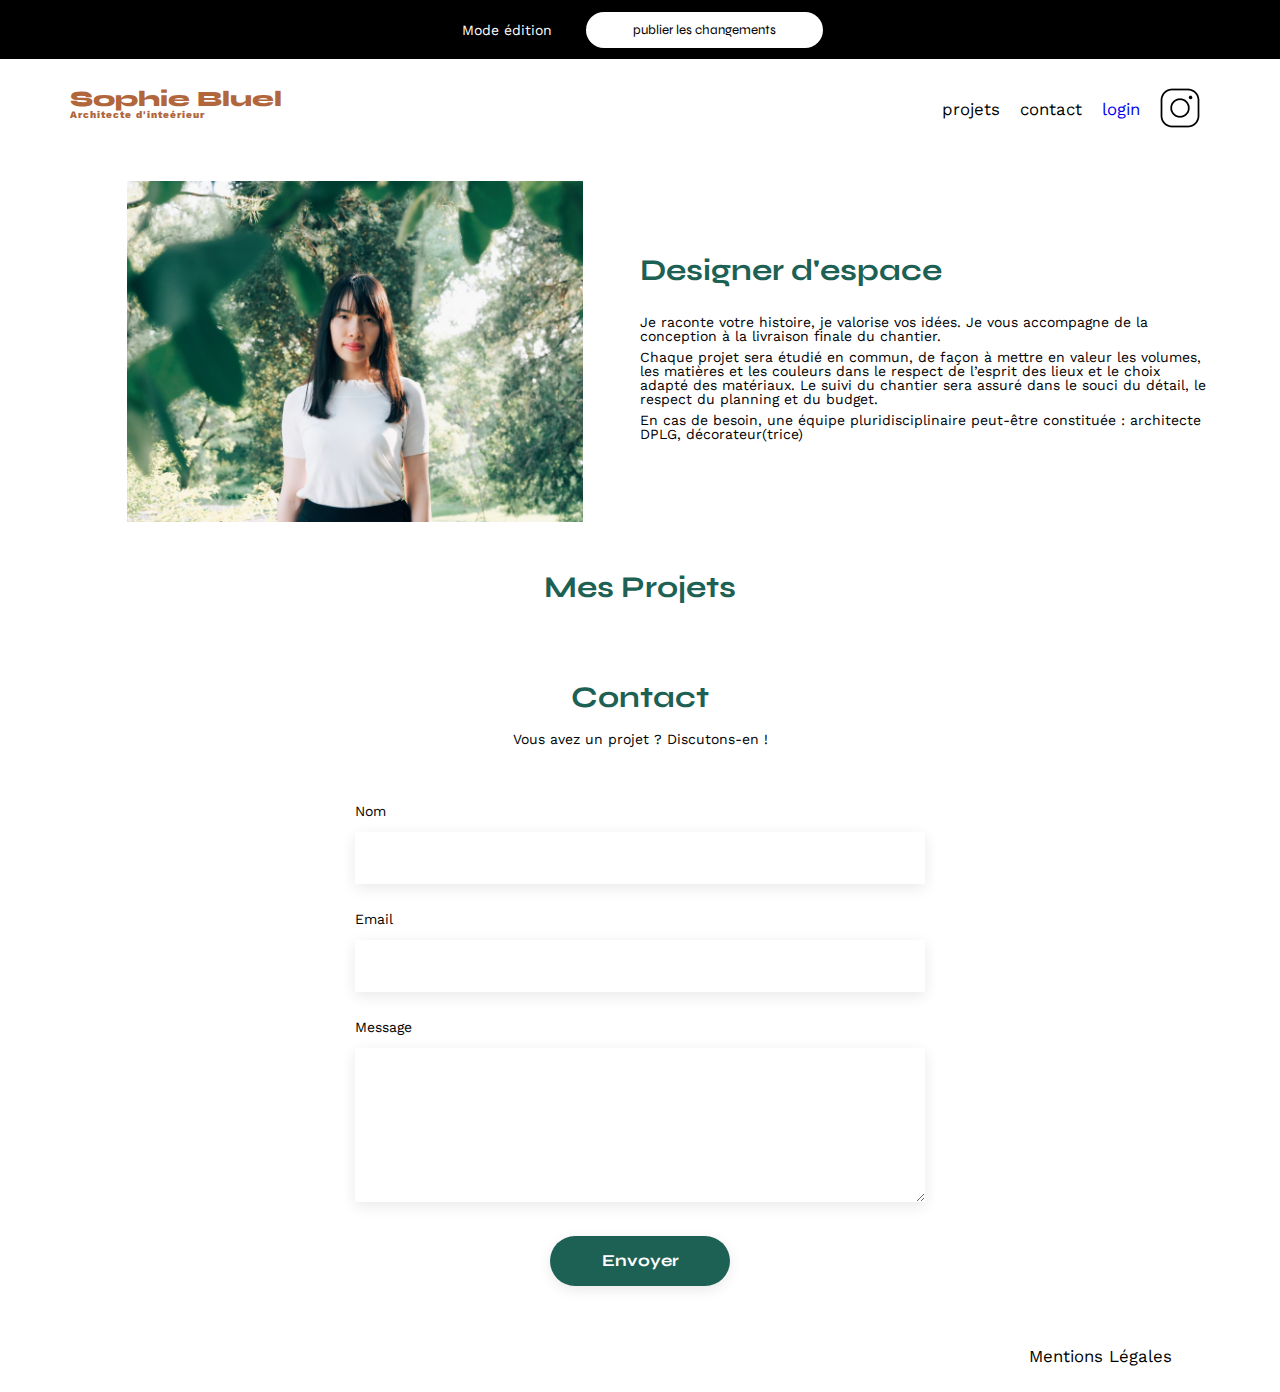
<file: FrontEnd/index.html>
<!DOCTYPE html>
<html lang="fr">
<head>
	<meta charset="UTF-8">
	<title>Sophie Bluel - Architecte d'intérieur</title>
	<meta name="viewport" content="width=device-width, initial-scale=1.0">
	<link rel="preconnect" href="https://fonts.googleapis.com">
	<link rel="preconnect" href="https://fonts.gstatic.com" crossorigin>
	<link href="https://fonts.googleapis.com/css2?family=Syne:wght@700;800&family=Work+Sans&display=swap" rel="stylesheet">
	<link rel="stylesheet" href="https://cdnjs.cloudflare.com/ajax/libs/font-awesome/6.4.0/css/all.min.css" integrity="sha512-iecdLmaskl7CVkqkXNQ/ZH/XLlvWZOJyj7Yy7tcenmpD1ypASozpmT/E0iPtmFIB46ZmdtAc9eNBvH0H/ZpiBw==" crossorigin="anonymous" referrerpolicy="no-referrer" />
	<meta name="description" content="">
	<link rel="stylesheet" href="./assets/style.css">
	<link rel="stylesheet" href="./assets/modal.css	">
</head>
<body>
<header>
	<div class="publish">
		<div class="valid">
			<div class="icon">
				<i class="fa-regular fa-pen-to-square fa-xl"></i>
				<p>Mode édition</p>
			</div>
			<button>publier les changements</button>
		</div>
	</div>
	<h1>Sophie Bluel <span>Architecte d'inteérieur</span></h1>
	<nav>
		<ul>
			<li>projets</li>
			<li>contact</li>
			<li><a id="login" href="login.html">login</a></li>
			<li><img src="./assets/icons/instagram.png" alt="Instagram"></li>
		</ul>
	</nav>
</header>
<main>
	<section id="introduction">
		<figure>
			<img src="./assets/images/sophie-bluel.png" alt="">
		</figure>
		<article>
			<h2>Designer d'espace</h2>
			<p>Je raconte votre histoire, je valorise vos idées. Je vous accompagne de la conception à la livraison finale du chantier.</p>
			<p>Chaque projet sera étudié en commun, de façon à mettre en valeur les volumes, les matières et les couleurs dans le respect de l’esprit des lieux et le choix adapté des matériaux. Le suivi du chantier sera assuré dans le souci du détail, le respect du planning et du budget.</p>
			<p>En cas de besoin, une équipe pluridisciplinaire peut-être constituée : architecte DPLG, décorateur(trice)</p>
		</article>
	</section>
	<section id="portfolio">
		<div id="modal" class="modal">
			<div class="modal-content">
				<div class="list-project">
					<span class="close">&times;</span>
					<h2>Galerie photo</h2>
					<div class="images">
	
					</div>
					<div class="add-delete">
						<button id="add">Ajouter une photo</button>
						<button id="delete">Supprimer la galerie</button>
					</div>
				</div>
				<div class="add-project">
					<span class="fa-solid fa-arrow-left fa-xl"></span>
					<span class="close">&times;</span>
					<div class="content-add">
						<h2>Ajout photo</h2>
						<form class="project-form" method="post">
							<div class="add-picture">
								<div class="content-pic">
									<i class="fa-regular fa-image fa-2xl"></i><br>
									<label for="files" id="add-pic">+ Ajouter photo</label>
									<input type="file" id="files">
									<p>jpg, png : 4mo max</p>
								</div>
							</div>
							<div class="form-add">
								<label>Titre</label><br>
								<input type="text" required/>
							</div>
							<div class="form-add">
								<label>Catégorie</label><br>
								<select name="category" id="category-select">
									
								</select>
							</div>
							<div class="post-project">
								<button type="submit" id="valid">Valider</button>
							</div>
						</form>
					</div>
				</div>
			</div>
		</div>
		<div class="edit">
			<h2 id="title">Mes Projets</h2>
		</div>
		<div class="gallery">

		</div>
	</section>
	<section id="contact">
		<h2>Contact</h2>
		<p>Vous avez un projet ? Discutons-en !</p>
		<form action="#" method="post">
			<label for="name">Nom</label>
			<input type="text" name="name" id="name">
			<label for="email">Email</label>
			<input type="email" name="email" id="email">
			<label for="message">Message</label>
			<textarea name="message" id="message" cols="30" rows="10"></textarea>
			<input type="submit" value="Envoyer">
		</form>
	</section>
</main>
<footer>
	<nav>
		<ul>
			<li>Mentions Légales</li>
		</ul>
	</nav>
</footer>
<script src="script.js"></script>
</body>
</html>
</file>
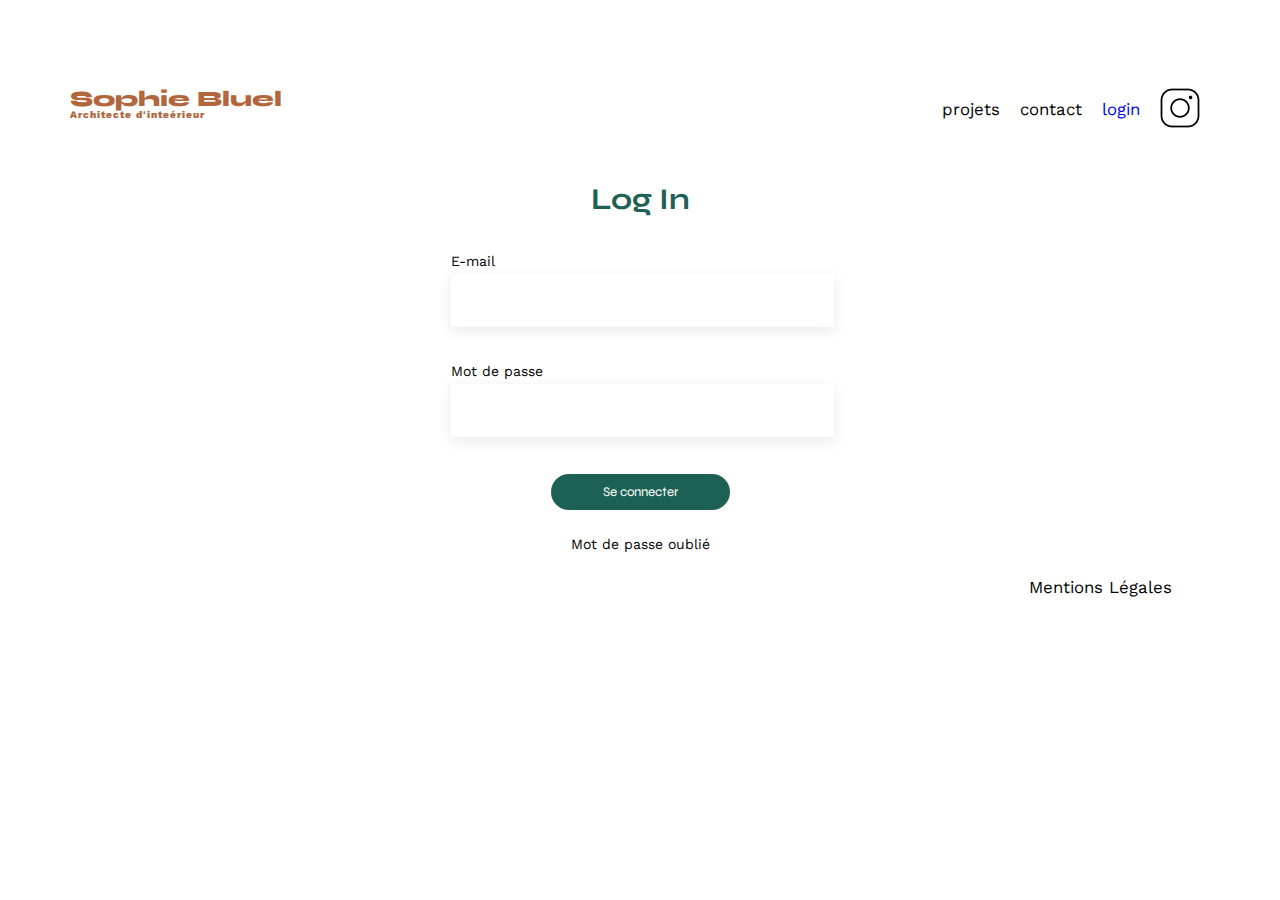
<file: FrontEnd/login.html>
<!DOCTYPE html>
<html lang="fr">
<head>
	<meta charset="UTF-8">
	<title>Sophie Bluel - Architecte d'intérieur</title>
	<meta name="viewport" content="width=device-width, initial-scale=1.0">
	<link rel="preconnect" href="https://fonts.googleapis.com">
	<link rel="preconnect" href="https://fonts.gstatic.com" crossorigin>
	<link href="https://fonts.googleapis.com/css2?family=Syne:wght@700;800&family=Work+Sans&display=swap" rel="stylesheet">
	<meta name="description" content="">
	<link rel="stylesheet" href="./assets/style.css">
	<link rel="stylesheet" href="./assets/login.css">
</head>
<body>
<header>
	<a href="index.html"><h1>Sophie Bluel <span>Architecte d'inteérieur</span></h1></a>
	<nav>
		<ul>
			<li>projets</li>
			<li>contact</li>
			<li><a id="login" href="login.html">login</a></li>
			<li><img src="./assets/icons/instagram.png" alt="Instagram"></li>
		</ul>
	</nav>
</header>
<main>
    <div class="connect">
        <h1>Log In</h1>
        <form method="post">
            <div class="form-login">
                <label>E-mail</label><br>
                <input type="email" required>
            </div>
            <div class="form-login">
                <label>Mot de passe</label><br>
                <input type="password" required>
            </div>
            <div class="log">
                <button type="submit" class="button">
                    Se connecter
                </button>
                <a href="#">Mot de passe oublié</a>
            </div>
        </form>
    </div>
</main>
<footer>
	<nav>
		<ul>
			<li>Mentions Légales</li>
		</ul>
	</nav>
</footer>
<script src="login.js"></script>
</body>
</html>
</file>
<file: FrontEnd/assets/modal.css>
.modal {
    display: none;
    position: fixed;
    z-index: 1;
    padding-top: 100px;
    top: 0;
    left: 0;
    width: 100%;
    height: 100%;
    overflow: auto;
    background: #0000004D;
    
}
  
.modal-content {
    background-color: #fefefe;
    margin: auto;
    padding: 20px;
    border: 1px solid #888;
    width: 630px;
    height: 731px;
}

.images{
    border-bottom: 1px solid #B3B3B3;
    width: 420px;
    height: 70%;
    display: flex;
    margin: auto;
    flex-direction: row;
    flex-wrap: wrap;
    gap: 9px;
    align-content: flex-start;
}

.close {
    color: #aaaaaa;
    float: right;
    font-size: 28px;
    font-weight: bold;
}

.close:hover,.close:focus {
    color: #000;
    text-decoration: none;
    cursor: pointer;
}

.img-modal{
    width: 97px;
    height: 122px;
}

.add-delete{
    width: 237px;
    height: 135px;
    margin: auto;
    text-align: center;
}

.add-delete #add{
    margin-top: 38px;
    width: 237px;
    height: 36px;
    background-color: #1D6154;
    color: white;
    border-radius: 60px;
    font-family: 'Syne';
    border: none;
    cursor: pointer;
}

.add-delete #delete{
    margin-top: 23px;
    border: none;
    color: red;
    background-color: white;
    cursor: pointer;
    font-family: 'Syne';
}

.icon2{
    position: absolute;
    margin-left: -20px;
    color: white;
    margin-top: 15px;
    cursor: pointer;
}

.icon1{
    cursor: pointer;
    position: absolute;
    margin-left: -42px;
    color: white;
    margin-top: 15px;
}

.add-project{
    display: none;
}

.add-picture{
    width: 420px;
    height: 169px;
    background-color: #E8F1F6;
    margin: auto;
}

.content-pic{
    width: 173px;
    height: 100%;
    margin: auto;
    display: flex;
    flex-direction: column;
}

.content-pic i{
    margin-top: 44px;
    font-size: 58px;
    color: #B9C5CC;
    text-align: center;
}

.content-pic #add-pic{
    width: 173px;
    height: 36px;
    background-color: #CAD6DC;
    color: #2F6685;
    border-radius: 60px;
    font-family: 'Syne';
    border: none;
    cursor: pointer;
    margin-top: 25px;
    line-height: 35px;
    text-align: center;
}

.content-pic input{
    visibility: hidden;
}

.content-pic p{
   text-align: center;
   font-size: 12px;
}


.form-add{
    margin-top: 37px;
}

.form-add label{
    margin-bottom: 6px;
    display: inline-block;
}

.form-add input{
    width: 420px;
    height: 51px;
    border: none;
    box-shadow: 0px 4px 14px 0px #00000017;
}

.form-add select{
    width: 420px;
    height: 51px;
    border: none;
    box-shadow: 0px 4px 14px 0px #00000017;
    background-color: white;
}

.add-project form{
    margin: auto;
    width: 420px;
}

.content-add{
    width: 420px;
    padding-bottom: 47px;
    margin: auto;
}

#valid{
    width: 237px;
    height: 36px;
    background-color: #A7A7A7;
    color: white;
    border-radius: 60px;
    font-family: 'Syne';
    border: none;
    cursor: pointer;
    margin-top: 25px;
}

.post-project{
    border-top: 1px solid #B3B3B3;
    text-align: center;
    margin-top: 47px;
}
</file>
<file: FrontEnd/assets/login.css>
.connect{
    width: 379px;
    margin: auto;
}

.connect h1{
    color: #1D6154;
    font-family: 'Syne';
    font-size: 30px;
    font-weight: 700;
    line-height: 36px;
    letter-spacing: 0em;
    text-align: center;
}

.form-login{
    margin-top: 37px;
}

.form-login label{
    margin-bottom: 6px;
    display: inline-block;
}

.form-login input{
    width: 100%;
    height: 51px;
    border: none;
    box-shadow: 0px 4px 14px 0px #00000017;
}

.log{
    text-align: center;
    display: flex;
    flex-direction: column;
}

.button{
    width: 179px;
    height: 36px;
    background-color: #1D6154;
    color: white;
    border-radius: 60px;
    margin: auto;
    font-family: 'Syne';
    margin-top: 37px;
    align-content: center;
    border: none;
    cursor: pointer;
}

.log a{
    margin-top: 27px;
    color: black;
}
</file>
<file: FrontEnd/assets/style.css>
/* http://meyerweb.com/eric/tools/css/reset/
   v2.0 | 20110126
   License: none (public domain)
*/


html, body, div, span, applet, object, iframe,
h1, h2, h3, h4, h5, h6, p, blockquote, pre,
a, abbr, acronym, address, big, cite, code,
del, dfn, em, img, ins, kbd, q, s, samp,
small, strike, strong, sub, sup, tt, var,
b, u, i, center,
dl, dt, dd, ol, ul, li,
fieldset, form, label, legend,
table, caption, tbody, tfoot, thead, tr, th, td,
article, aside, canvas, details, embed,
figure, figcaption, footer, header, hgroup,
menu, nav, output, ruby, section, summary,
time, mark, audio, video {
	margin: 0;
	padding: 0;
	border: 0;
	font-size: 100%;
	font: inherit;
	vertical-align: baseline;
}
/* HTML5 display-role reset for older browsers */
article, aside, details, figcaption, figure,
footer, header, hgroup, menu, nav, section {
	display: block;
}
body {
	line-height: 1;
}
ol, ul {
	list-style: none;
}
blockquote, q {
	quotes: none;
}
blockquote:before, blockquote:after,
q:before, q:after {
	content: '';
	content: none;
}
table {
	border-collapse: collapse;
	border-spacing: 0;
}
/** end reset css**/
body {
	max-width: 1140px;
	margin:auto;
	font-family: 'Work Sans' ;
	font-size: 14px;
}
header {
	display: flex;
	justify-content: space-between;
	margin: 50px 0;
}
.publish{
	position: absolute;
	top: 0;
	left: 0;
	width: 100%;
	background-color: black;
	height: 59px;
}
.valid{
	display: flex;
	height: 59px;
	width: 400px;
	margin: auto;
}
.icon{
	color: white;
	display: flex;
	align-items: center;
	margin: auto;
}
.icon p{
	margin-left: 5px;
}
.valid button{
	width: 237px;
    height: 36px;
    background-color: white;
    border-radius: 60px;
    font-family: 'Syne';
    border: none;
    cursor: pointer;
	margin: auto;
}
section {
	margin: 50px 0
}

h1{
	display: flex;
	flex-direction: column;
	font-family: 'Syne';
	font-size: 22px;
	font-weight: 800;
	color: #B1663C;
	margin-top: 38px;
}

h1 > span {
	font-family: 'Work Sans';
	font-size:10px;
	letter-spacing: 0.1em;
;
}

a{
	text-decoration: none;
}
h2{
	font-family: 'Syne';
	font-weight: 700;
	font-size: 30px;
	color: #1D6154
}
nav ul {
	display: flex;
	align-items: center;
	list-style-type: none;
	margin-top: 38px;
}
nav li {
	padding: 0 10px;
	font-size: 1.2em;
}

li:hover {
	color: #B1663C;
}
#introduction {
	display: flex;
	align-items: center;
}
#introduction figure {
	flex: 1
}
#introduction img {
	display: block;
	margin: auto;
	width: 80%;
}

#introduction article {
	flex: 1
}
#introduction h2 {
	margin-bottom: 1em;
}

#introduction p {
	margin-bottom: 0.5em;
}
#portfolio h2 {
	text-align: center;
	margin-bottom: 1em;
}

.edit{
	display: flex;
	justify-content: center;
}

.edit i{
	margin-left: 20px;
}

.edit i, .edit p{
	margin-top: 10px;
	cursor: pointer;
}

.edit2{
	display: flex;
	margin-left: 50px;
	margin-top: 13px;
	cursor: pointer;
}

.gallery {
	width: 100%;
	
	grid-template-columns: 1fr 1fr 1fr;
	grid-column-gap: 20px;
	grid-row-gap: 20px;
}
.categories{
	display: flex;
	justify-content: center;
	gap: 20px;
}

.category{
	height: 37px;
	border: 1px solid #1D6154;
	color: #1D6154;
	display: flex;
	align-items: center;
	justify-content: center;
	border-radius: 60px;
	font-weight: 700;
	font-size: 16px;
	line-height: 19px;
	min-width: 157px;
	margin-top: 20px;
}

.category:hover{
	cursor: pointer;
	background-color: #1D6154;
	color: white;
	transition: 0.5s;
}

.project{
	display: flex;
	justify-content: center;
	gap: 20px;
	flex-wrap: wrap;
	margin-top: 40px;
	align-items: start;
}

.project img {
	width: 305px;
	height: 407px;
}

#contact {
	width: 50%;
margin: auto;
}
#contact > * {
	text-align: center;

}
#contact h2{
	margin-bottom: 20px;
}
#contact form {
	text-align: left;
	margin-top:30px;
	display: flex;
	flex-direction: column;
}

#contact input {
	height: 50px;
	font-size: 1.2em;
	border: none;
	box-shadow: 0px 4px 14px rgba(0, 0, 0, 0.09);
}
#contact label {
	margin: 2em 0 1em 0;
}
#contact textarea {
	border: none;
	box-shadow: 0px 4px 14px rgba(0, 0, 0, 0.09);
}

input[type="submit"]{
	font-family: 'Syne';
	font-weight: 700;
	color: white;
	background-color: #1D6154;
	margin : 2em auto ;
	width: 180px;
	text-align: center;
	border-radius: 60px ;
}

footer nav ul {
	display: flex;
	justify-content: flex-end;
	margin: 2em
}
</file>
